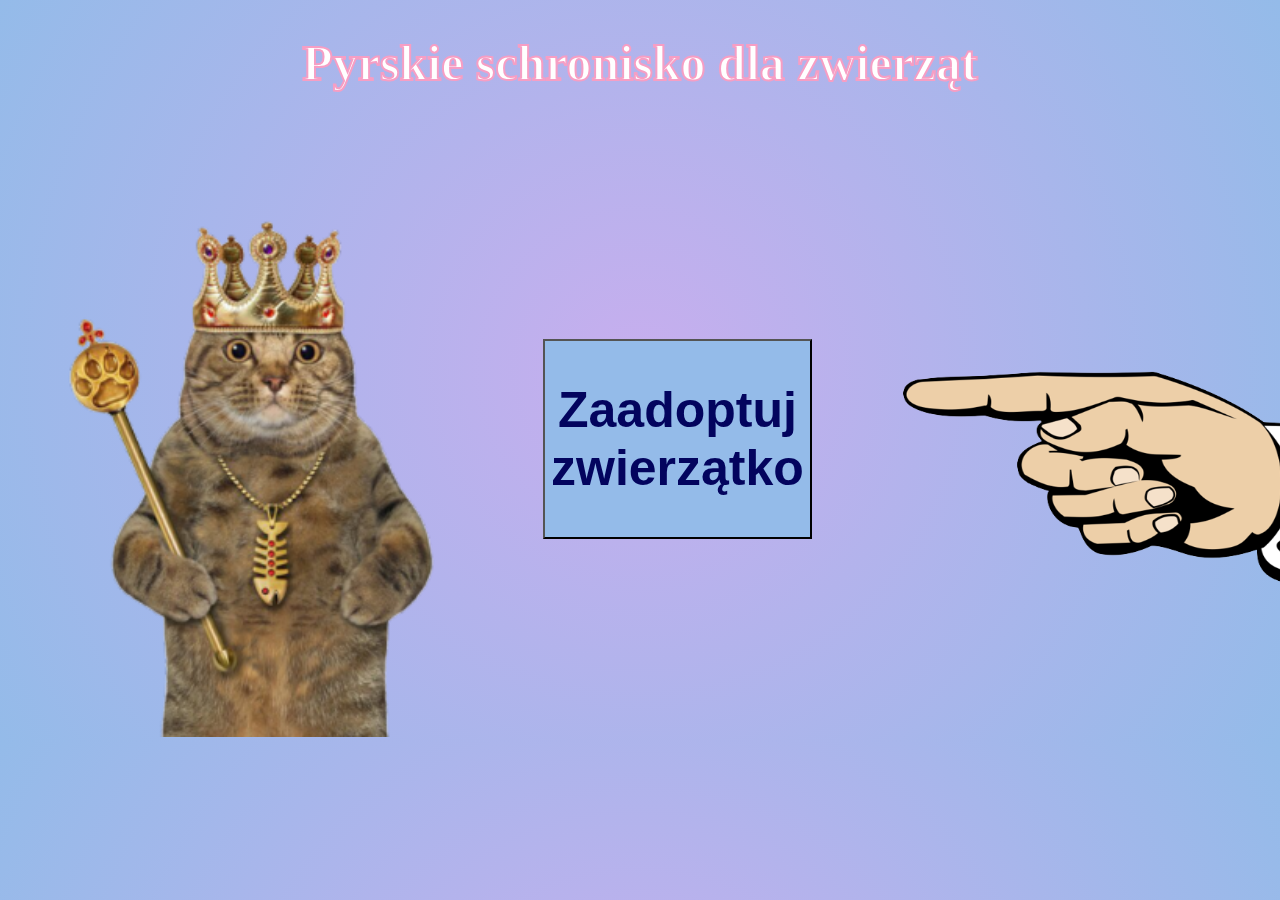
<file: index.html>
<!DOCTYPE html>
<html>

<head>
  <meta charset="utf-8">
  <title>Pyrskie Schronisko</title>
  <link rel="icon" type="image/png" sizes="32x32" href="favicon.png">
  <link rel="stylesheet" href="styles2.css">
</head>

<body>
  <h1 align=middle>Pyrskie schronisko dla zwierząt</h1>
  <table cellspacing=1>
    <tr>
      <td>
        <img class="kot" src="flexkot.png" alt="krol wszystkich kotow" width="600" height="600">
      </td>
      <td>
        <a href="index2.html"><button type="button"><strong>Zaadoptuj zwierzątko</strong></button></a>
      </td>
      <td>
        <img class="palec" src="palec.png" alt="wielki palec" width="500" height="250">
      </td>
    </tr>
</body>
</file>
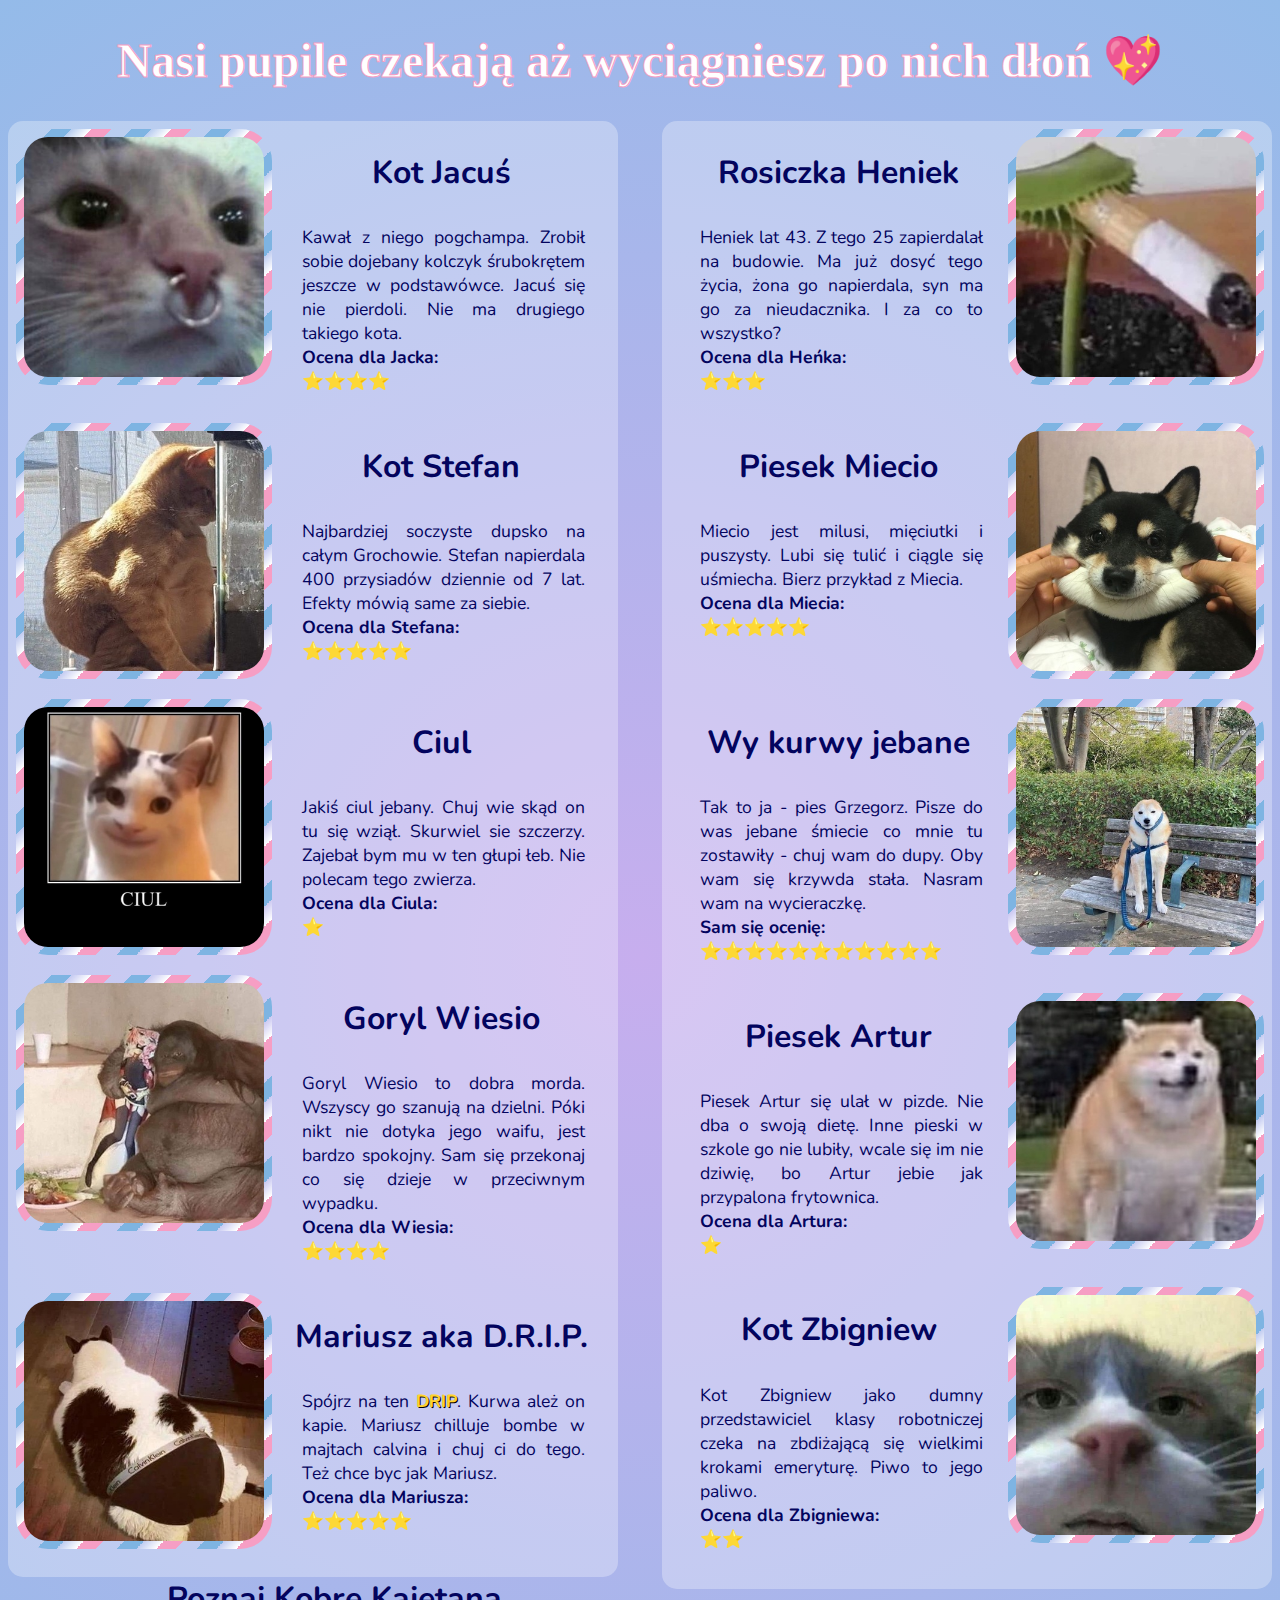
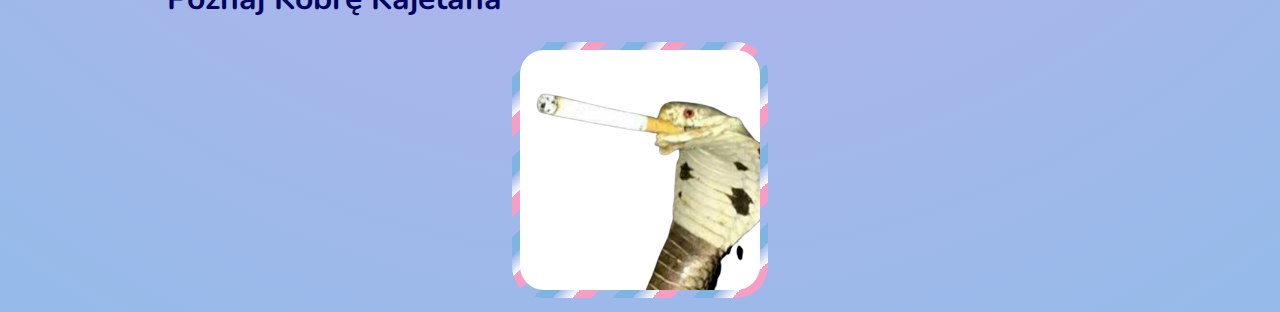
<file: index2.html>
<!DOCTYPE html>
<html>

<head>
  <meta charset="utf-8">
  <title>Pyrskie Schronisko</title>
  <link rel="stylesheet" href="ss.css">
  <link rel="icon" type="image/png" sizes="32x32" href="favicon.png">
  <link rel="preconnect" href="https://fonts.googleapis.com">
  <link rel="preconnect" href="https://fonts.gstatic.com" crossorigin>
  <link href="https://fonts.googleapis.com/css2?family=Akaya+Tedivvigala&family=Nunito:wght@500&display=swap" rel="stylesheet">
</head>

<body>
  <h1 class="naglowek">Nasi pupile czekają aż wyciągniesz po nich dłoń 💖</h1>
  <div class="container">

      <div class="left">
          <div class="list">
            <img src="Kot z kolczykiem.jpg" class="img" alt="zdjecie kota z kolczykiem">
            <div class="content">
            <h1>Kot Jacuś</h1>
            <p>
              Kawał z niego pogchampa. Zrobił sobie dojebany kolczyk
              śrubokrętem jeszcze w podstawówce. Jacuś się nie pierdoli.
              Nie ma drugiego takiego kota.
              <br>
              <strong>
                Ocena dla Jacka:
              </strong>
              <br>
              ⭐⭐⭐⭐
            </p>
          </div>
          </div>
          <div class="list">
            <img src="Kot z dupa.jpg" class="img" alt="zdjecie kota z wielka dupa" >
            <div class="content">
            <h1>Kot Stefan</h1>
            <p>
              Najbardziej soczyste dupsko na całym Grochowie.
              Stefan napierdala 400 przysiadów dziennie od 7 lat.
              Efekty mówią same za siebie.
              <br>
              <strong>
                Ocena dla Stefana:
              </strong>
              <br>
              ⭐⭐⭐⭐⭐
            </p>
          </div>
          </div>
          <div class="list">
            <img src="ciul.jpg" class="img" alt="ciul">
            <div class="content">
            <h1>Ciul</h1>
            <p>
              Jakiś ciul jebany. Chuj wie skąd on tu się wziął.
              Skurwiel sie szczerzy. Zajebał bym mu w ten głupi łeb.
              Nie polecam tego zwierza.
              <br>
              <strong>
                Ocena dla Ciula:
              </strong>
              <br>
              ⭐
            </p>
          </div>
          </div>
          <div class="list">
            <img src="goryl.jpg" class="img" alt="goryl">
            <div class="content">
            <h1>Goryl Wiesio</h1>
            <p>
              Goryl Wiesio to dobra morda. Wszyscy go szanują na dzielni.
              Póki nikt nie dotyka jego waifu, jest bardzo spokojny.
              Sam się przekonaj co się dzieje w przeciwnym wypadku.
              <br>
              <strong>
                Ocena dla Wiesia:
              </strong>
              <br>
              ⭐⭐⭐⭐
            </p>
          </div>
          </div>
          <div class="list">
            <img src="calvin klein.jpg" class="img" alt="kot w calvin klein">
            <div class="content">
            <h1>Mariusz aka D.R.I.P.</h1>
            <p>
              Spójrz na ten <strong style="color:#FFD32D; text-shadow: 1px  1px black">DRIP</strong>. Kurwa ależ on kapie.
              Mariusz chilluje bombe w majtach calvina
              i chuj ci do tego. Też chce byc jak Mariusz.
              <br>
              <strong>
                Ocena dla Mariusza:
              </strong>
              <br>
              ⭐⭐⭐⭐⭐
            </p>
          </div>
          </div>
        </div>
         <div class="right">
          <div class="list"><div class="content"><h1>Rosiczka Heniek</h1>
            <p>
              Heniek lat 43. Z tego 25 zapierdalał na budowie.
              Ma już dosyć tego życia, żona go napierdala,
              syn ma go za nieudacznika. I za co to wszystko?
              <br>
              <strong>
                Ocena dla Heńka:
              </strong>
              <br>
              ⭐⭐⭐
            </p>
          </div>
              <img src="rosiczka z petem.jpg" class="img" alt="rosiczka z petem"></div>
            <div class="list"><div class="content"><h1>Piesek Miecio</h1>
            <p>
              Miecio jest milusi, mięciutki i puszysty.
              Lubi się tulić i ciągle się uśmiecha.
              Bierz przykład z Miecia.
              <br>
              <strong>
                Ocena dla Miecia:
              </strong>
              <br>
              ⭐⭐⭐⭐⭐
            </p>
          </div><img src="szczesliy pies.jpg" class="img" alt="zadowolony piesek"></div>
            <div class="list"><div class="content"><h1>Wy kurwy jebane</h1>
            <p>
              Tak to ja - pies Grzegorz. Pisze do was jebane śmiecie
              co mnie tu zostawiły - chuj wam do dupy.
              Oby wam się krzywda stała. Nasram wam na wycieraczkę.
              <br>
              <strong>
                Sam się ocenię:
              </strong>
              <br>
              ⭐⭐⭐⭐⭐⭐⭐⭐⭐⭐⭐
            </p>
            </div><img src="pies na smyczy.jpg" class="img" alt="Pies na smyczy"></div>
            <div class="list"><div class="content"><h1>Piesek Artur</h1>
            <p>
              Piesek Artur się ulał w pizde. Nie dba o swoją dietę.
              Inne pieski w szkole go nie lubiły, wcale się im nie dziwię,
              bo Artur jebie jak przypalona frytownica.
              <br>
              <strong>
                Ocena dla Artura:
              </strong>
              <br>
              ⭐
            </p>
            </div><img src="Gruba shiba.jpg" class="img" alt="gruby pies"></div>
            <div class="list"><div class="content"><h1>Kot Zbigniew</h1>
            <p>
              Kot Zbigniew jako dumny przedstawiciel klasy robotniczej
              czeka na zbdiżającą się wielkimi krokami emeryturę.
              Piwo to jego paliwo.
              <br>
              <strong style="color: #03045E">
                Ocena dla Zbigniewa:
              </strong>
              <br>
              ⭐⭐
            </p>
            </div><img src="kot zmeczony zyciem.jpg" class="img" alt="kot zmeczony zyciem"></div>
        </div>
      <div class="kajetan">
        <h1 class="kajetan-title">Poznaj Kobrę Kajetana</h1>
        <a href="index3.html">
          <div class="content"><img class="stronazopisem" src="cobrakai.png" alt="cobra kai">
        </a>
      </div>
  </div>


</body>
</file>
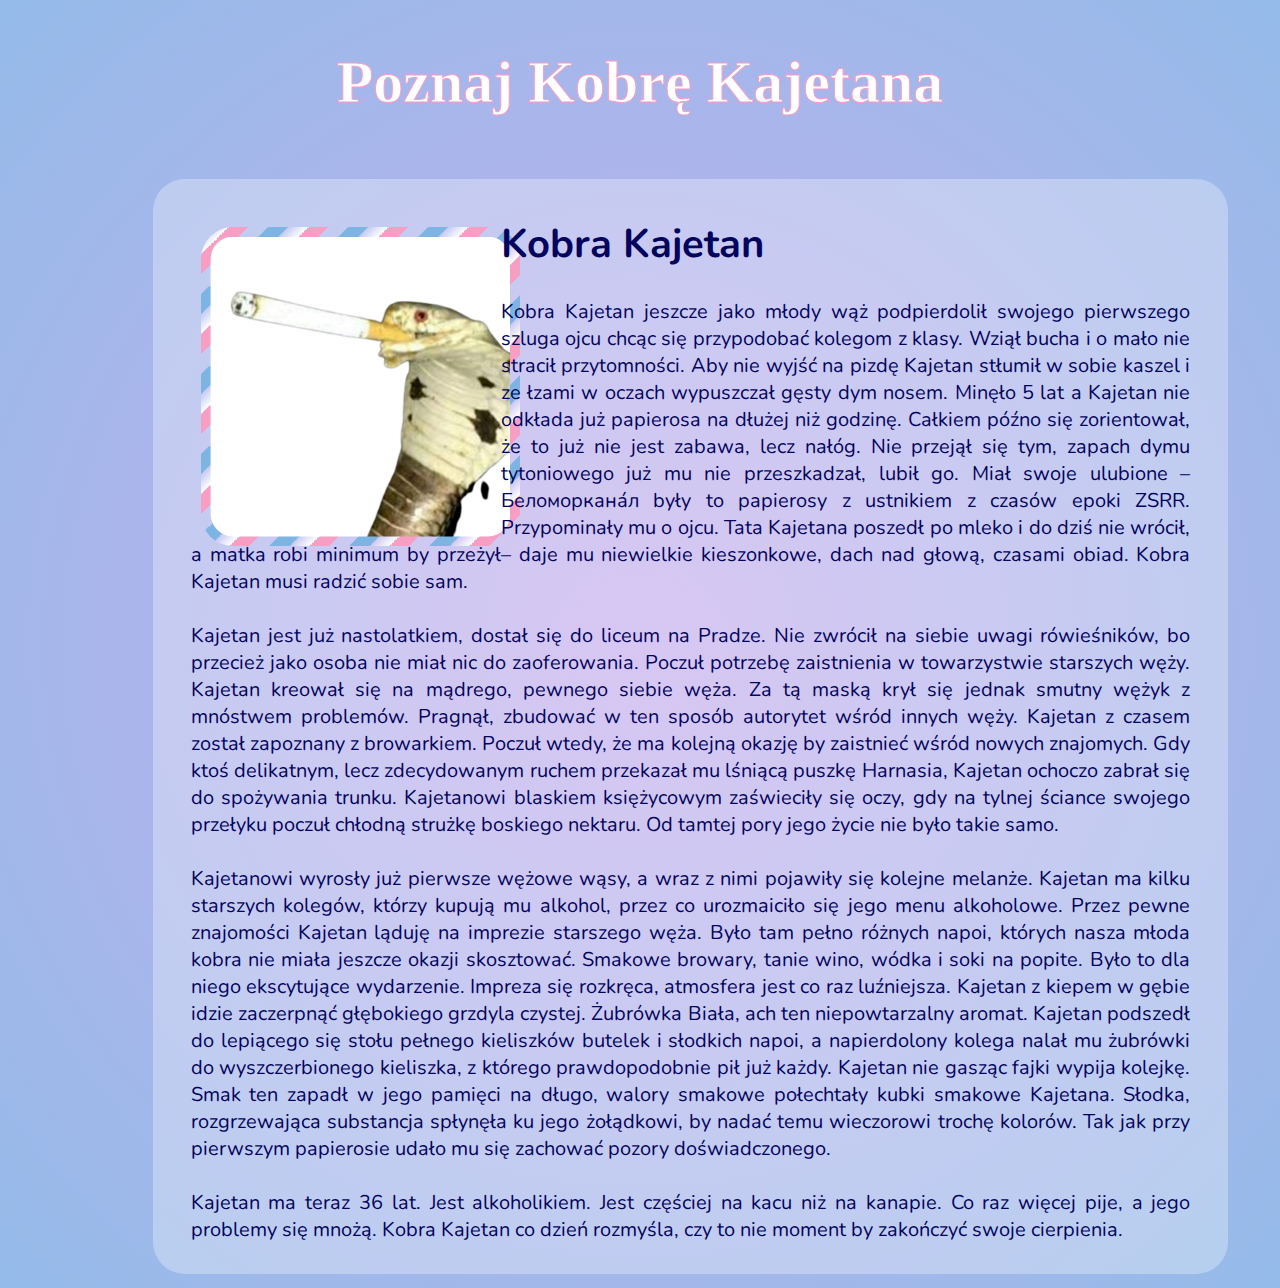
<file: index3.html>
<!DOCTYPE html>
<html>

<head>
  <meta charset="utf-8">
  <title>Pyrskie Schronisko</title>
  <link rel="icon" type="image/png" sizes="32x32" href="favicon.png">
  <link rel="stylesheet" href="styles.css">
  <link rel="preconnect" href="https://fonts.googleapis.com">
  <link rel="preconnect" href="https://fonts.gstatic.com" crossorigin>
  <link href="https://fonts.googleapis.com/css2?family=Nunito:wght@500&display=swap" rel="stylesheet">
</head>

<body style="text-align:center">
  <div>
    <h1 class="naglowek" style="font-size: 60px; margin-left: auto">Poznaj Kobrę Kajetana</h1>
    </span>
  </div>

  <br>

  <table class="tabelka" style="width:85%; margin-left:8%">
    <tr>
      <td>


        <div id="container">
          <div id="floated"> <img class="stronazopisem" src="cobrakai.png" size="2" alt="cobra kai" width="250" height="250"></div>
          <h1 style="font-size: 40px">
            Kobra Kajetan
          </h1>
          <p style="font-size: 20px">
            Kobra Kajetan jeszcze jako młody wąż podpierdolił swojego pierwszego szluga ojcu chcąc się przypodobać kolegom z klasy. Wziął bucha i o mało nie stracił przytomności. Aby nie wyjść na pizdę Kajetan stłumił w sobie kaszel i ze łzami w
            oczach wypuszczał gęsty dym nosem. Minęło 5 lat a Kajetan nie odkłada już papierosa na dłużej niż godzinę. Całkiem późno się zorientował, że to już nie jest zabawa, lecz nałóg. Nie przejął się tym, zapach dymu tytoniowego już mu nie
            przeszkadzał, lubił go. Miał swoje ulubione – Беломоркана́л były to papierosy z ustnikiem z czasów epoki ZSRR. Przypominały mu o ojcu. Tata Kajetana poszedł po mleko i do dziś nie wrócił, a matka robi minimum by przeżył– daje mu
            niewielkie kieszonkowe, dach nad głową, czasami obiad. Kobra Kajetan musi radzić sobie sam. <br><br>
            Kajetan jest już nastolatkiem, dostał się do liceum na Pradze. Nie zwrócił na siebie uwagi rówieśników, bo przecież jako osoba nie miał nic do zaoferowania. Poczuł potrzebę zaistnienia w towarzystwie starszych węży. Kajetan kreował się na
            mądrego, pewnego siebie węża. Za tą maską krył się jednak smutny wężyk z mnóstwem problemów. Pragnął, zbudować w ten sposób autorytet wśród innych węży. Kajetan z czasem został zapoznany z browarkiem. Poczuł wtedy, że ma kolejną okazję by
            zaistnieć wśród nowych znajomych. Gdy ktoś delikatnym, lecz zdecydowanym ruchem przekazał mu lśniącą puszkę Harnasia, Kajetan ochoczo zabrał się do spożywania trunku. Kajetanowi blaskiem księżycowym zaświeciły się oczy, gdy na tylnej
            ściance swojego przełyku poczuł chłodną strużkę boskiego nektaru. Od tamtej pory jego życie nie było takie samo. <br><br>
            Kajetanowi wyrosły już pierwsze wężowe wąsy, a wraz z nimi pojawiły się kolejne melanże. Kajetan ma kilku starszych kolegów, którzy kupują mu alkohol, przez co urozmaiciło się jego menu alkoholowe. Przez pewne znajomości Kajetan ląduję na
            imprezie starszego węża. Było tam pełno różnych napoi, których nasza młoda kobra nie miała jeszcze okazji skosztować. Smakowe browary, tanie wino, wódka i soki na popite. Było to dla niego ekscytujące wydarzenie. Impreza się rozkręca,
            atmosfera jest co raz luźniejsza. Kajetan z kiepem w gębie idzie zaczerpnąć głębokiego grzdyla czystej. Żubrówka Biała, ach ten niepowtarzalny aromat. Kajetan podszedł do lepiącego się stołu pełnego kieliszków butelek i słodkich napoi, a
            napierdolony kolega nalał mu żubrówki do wyszczerbionego kieliszka, z którego prawdopodobnie pił już każdy. Kajetan nie gasząc fajki wypija kolejkę. Smak ten zapadł w jego pamięci na długo, walory smakowe połechtały kubki smakowe
            Kajetana. Słodka, rozgrzewająca substancja spłynęła ku jego żołądkowi, by nadać temu wieczorowi trochę kolorów. Tak jak przy pierwszym papierosie udało mu się zachować pozory doświadczonego. <br><br>
            Kajetan ma teraz 36 lat. Jest alkoholikiem. Jest częściej na kacu niż na kanapie. Co raz więcej pije, a jego problemy się mnożą. Kobra Kajetan co dzień rozmyśla, czy to nie moment by zakończyć swoje cierpienia.
        </div>
      </td>
    </tr>
  </table>

</body>
</file>
<file: styles2.css>
body {
  background: rgb(199,174,238);
  background: radial-gradient(circle, rgba(199,174,238,1) 0%, rgba(148,187,233,1) 100%);
  font-family: 'Arial';
}

h1 {
  font-size: 50px;
  color:white;
  -webkit-text-stroke: 2px #f69ec4;
  font-family: "Comic sans MS";
}

button:hover{

background-color: rgb(199,174,238);
height: 250px;
width: 125%;
font-size:65px;
position: relative;
right:110px;
top: 10px
}
button {
  height: 200px;
  width: 400px;
  font-size: 50px;
  background-color: rgba(148,187,233,1);
  cursor: pointer;
  width: 100%;
  position: relative;
  right: 70px;
  top: 10px;
  color: #03045E;
}



table {
  width: 100%;
}

.kot {
  position: relative;
  right: 50px;
  top: 10px
}

.palec {
  position: relative;
  top: 50px
}
</file>
<file: ss.css>
body {
    background: radial-gradient(circle, rgba(199, 174, 238, 1) 0%, rgba(148, 187, 233, 1) 100%);
    font-family: 'Nunito', sans-serif;
}
.container {
    width: 100%;
    height: 90%;
}

img {
    width: 15em;
    height: 15em;
     border: 0.5em solid transparent;
     background: padding-box,
       repeating-linear-gradient(-45deg,
         #f69ec4 0, #f69ec4 12.5%,
         white 0, transparent 25%,
         #7eb4e2 0, #7eb4e2 37.5%,
         transparent 0, transparent 50%) 0 / 5em 5em;
     border-radius: 2em;
}

.naglowek {
    text-align: center;
    font-size: 3em;
    color: white;
    -webkit-text-stroke: 1px #f69ec4;
    font-family: 'Akaya Telivigala', cursive;
}

.left {
    float: left;
    width: 47%;
    background: rgb(255, 255, 255, 0.3);
    padding: 0.5em;
    border-radius: 15px;
    height: 90%;
}

.right {
    float: right;
    width: 47%;
    background: rgb(255, 255, 255, 0.3);
    padding: 0.5em;
    border-radius: 15px;
    height: 88%, inherit;
}
.list {
    display: flex;
    margin-bottom: 20px;
}

.content{
display: flex;
flex-direction: column;
margin-right: 20px;
margin-left: 20px;
flex-grow: 1;
align-items: center;
justify-content: flex-start;
}

h1, p {
    color: #03045E;
  }

h1 {

}

p {
  text-align: justify;
  font-size: 1.1em;
  padding: 10px;
  width: 95%;
  margin: 0 auto;
}

.kajetan {
    margin-right: auto;
    margin-left: auto;
}

.kajetan-title {
    height: auto;
    text-align: center;
}
</file>
<file: styles.css>
body {
  background: rgb(199, 174, 238);
  background: radial-gradient(circle, rgba(199, 174, 238, 1) 0%, rgba(148, 187, 233, 1) 100%);
  font-family: 'Nunito', sans-serif;
}

h1, p {
  color: #03045E;
}

.tabelka {
  background: rgb(255, 255, 255, 0.3);
  border-radius: 2em;
  padding: 0.5em;
  display: inline-block;
  table-layout: fixed ;
  width: 45% ;
}


.naglowek {
  font-size: 55px;
  display: inline-block;
  color: white;
  -webkit-text-stroke: 1px #f69ec4;
  font-family: 'Akaya Telivigala', cursive;
}

img {
  max-width: 100%;
    height: auto;
    width: auto;
  padding: 0.1em;
  border: 0.5em solid transparent;
  background: padding-box,
    repeating-linear-gradient(-45deg,
      #f69ec4 0, #f69ec4 12.5%,
      white 0, transparent 25%,
      #7eb4e2 0, #7eb4e2 37.5%,
      transparent 0, transparent 50%) 0 / 5em 5em;
  border-radius: 2em;
}

.mail {
  margin-left: 10px;
  margin-right: 5%;
  display: inline-block;
  width: 10%
}

#container {
  text-align: justify;
  margin-left: 2.5%;
  width: 95%;
}

#floated {
  margin-left: 10px;
  margin-top: 10px;
  float: left;
  width: 300px;
  height: 290px;
}
</file>
